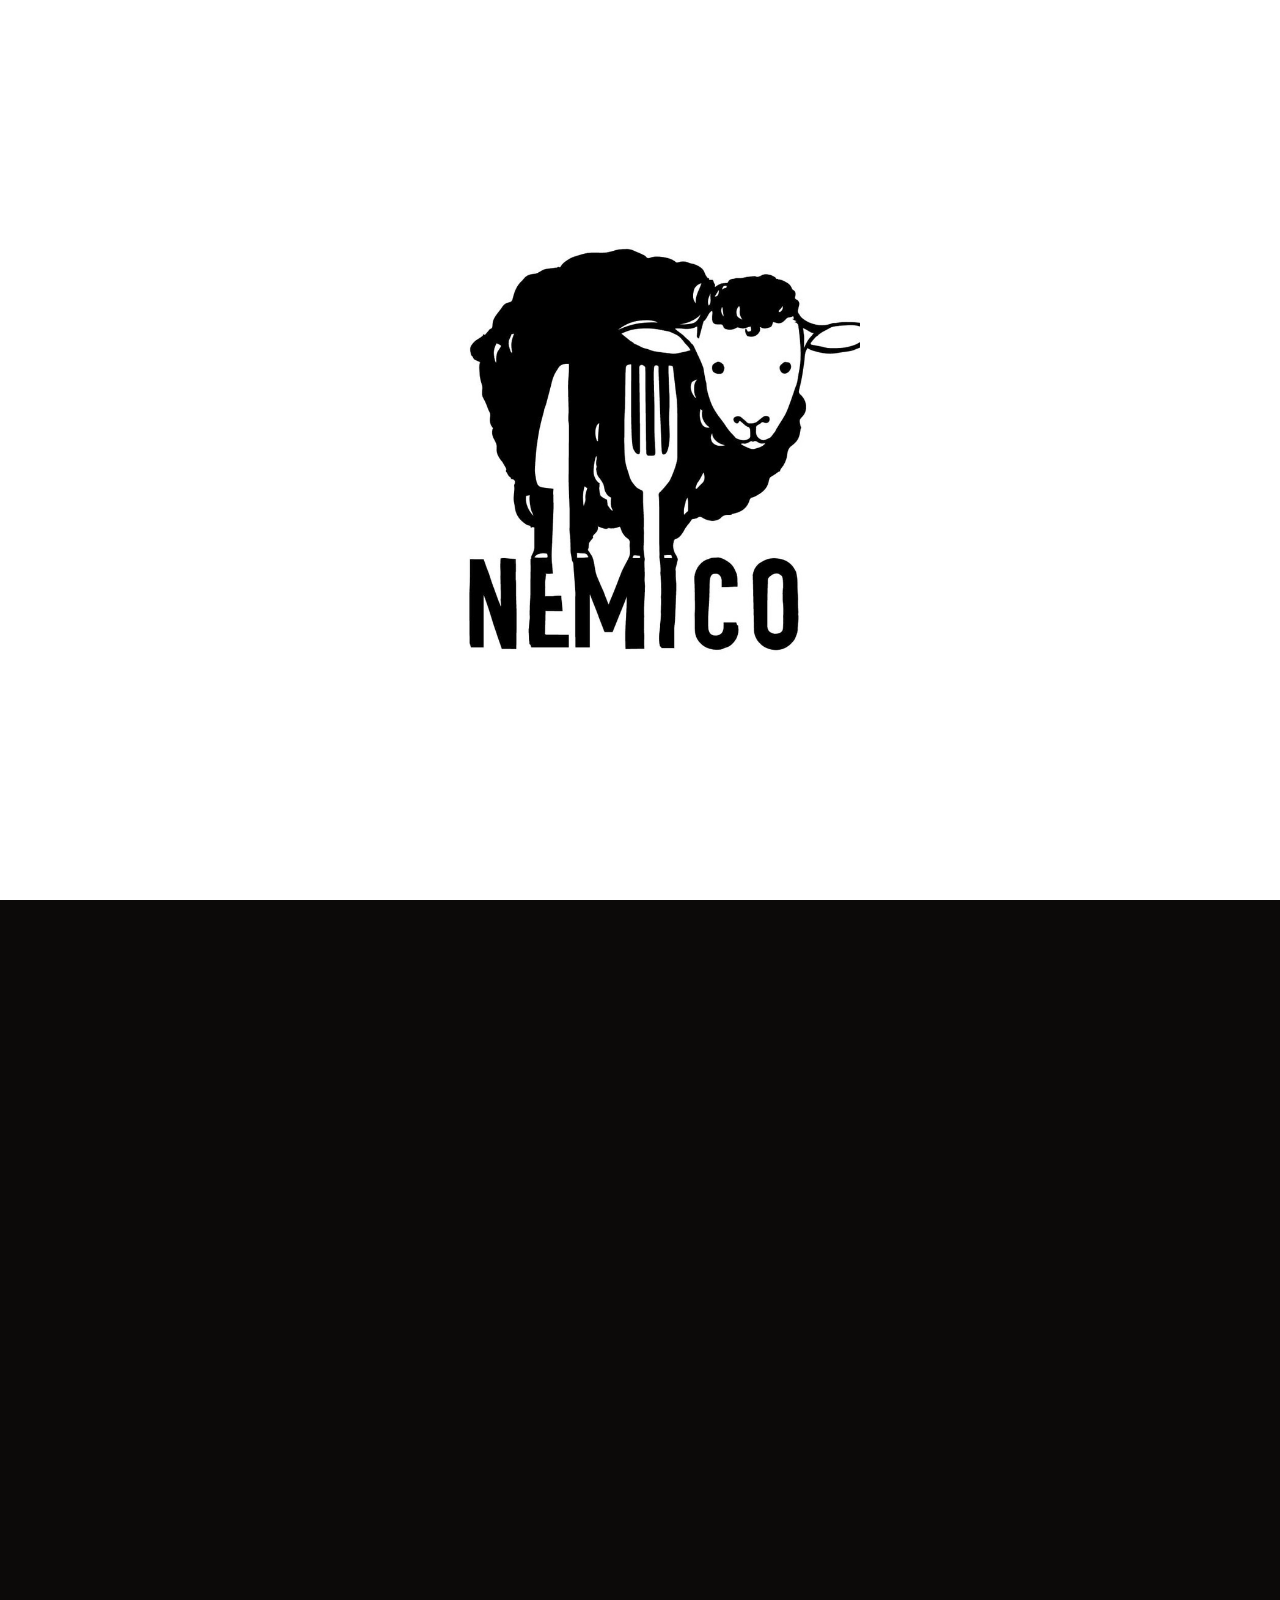
<file: index.html>
<!DOCTYPE html>
<html lang="it" class="no-js">
<head>
<meta charset="UTF-8">
<meta name="viewport" content="width=device-width, initial-scale=1.0">
<title>Il Nemico · Trattoria, griglia e arrosticini a Cartigliano (VI)</title>
<meta name="description" content="Il Nemico (Bar da Fernando), trattoria a Cartigliano (VI): carne alla griglia, arrosticini abruzzesi e gin artigianale Ferrucchio. Via Torino 3, prenota il tuo tavolo.">
<meta name="robots" content="index, follow, max-image-preview:large, max-snippet:-1">
<link rel="canonical" href="https://bardafernandonemico.it/">
<meta property="og:site_name" content="Il Nemico">
<meta property="og:locale" content="it_IT">
<meta property="og:type" content="website">
<meta property="og:url" content="https://bardafernandonemico.it/">
<meta property="og:title" content="Il Nemico · Trattoria e griglia a Cartigliano (VI)">
<meta property="og:description" content="Fuoco, carne e arrosticini abruzzesi. La trattoria Il Nemico a Cartigliano, in Via Torino 3.">
<meta property="og:image" content="https://bardafernandonemico.it/img/og-image.jpg">
<meta property="og:image:width" content="1200">
<meta property="og:image:height" content="630">
<meta property="og:image:alt" content="Tagliata di carne alla griglia de Il Nemico">
<meta name="twitter:card" content="summary_large_image">
<meta name="twitter:title" content="Il Nemico · Trattoria e griglia a Cartigliano (VI)">
<meta name="twitter:description" content="Fuoco, carne e arrosticini abruzzesi. La trattoria Il Nemico a Cartigliano, in Via Torino 3.">
<meta name="twitter:image" content="https://bardafernandonemico.it/img/og-image.jpg">
<meta name="theme-color" content="#0c0a09">
<link rel="icon" href="img/favicon-48.png" sizes="48x48" type="image/png">
<link rel="icon" href="img/favicon-192.png" sizes="192x192" type="image/png">
<link rel="apple-touch-icon" href="img/apple-touch-icon.png">
<link rel="preload" href="fonts/BebasNeue-Regular.woff2" as="font" type="font/woff2" crossorigin>
<link rel="preload" href="fonts/WorkSans-Variable.woff2" as="font" type="font/woff2" crossorigin>
<link rel="preload" href="img/hero-tomahawk.jpg" as="image" fetchpriority="high">
<link rel="preload" href="img/logo.jpg" as="image" fetchpriority="high">
<link rel="stylesheet" href="css/style.css?v=20260919">
<script defer src="libs/gsap.min.js"></script>
<script defer src="libs/ScrollTrigger.min.js"></script>
<script defer src="libs/lenis.min.js"></script>
<script defer src="js/main.js?v=20260919"></script>
<noscript><style>#preloader{display:none}[data-reveal],[data-reveal-group]>*{opacity:1 !important;transform:none !important}</style></noscript>
<!-- Orari verificati sulla scheda Google Business il 14/08/2026. Niente aggregateRating: le linee guida Google escludono le recensioni "self-serving" per le attività locali -->
<script type="application/ld+json">
{
  "@context": "https://schema.org",
  "@type": "Restaurant",
  "@id": "https://bardafernandonemico.it/#restaurant",
  "name": "Il Nemico",
  "alternateName": ["Bar da Fernando", "Trattoria da Fernando"],
  "url": "https://bardafernandonemico.it/",
  "image": "https://bardafernandonemico.it/img/og-image.jpg",
  "logo": "https://bardafernandonemico.it/img/logo.jpg",
  "description": "Trattoria e griglia a Cartigliano (VI): carne alla brace, arrosticini abruzzesi e gin artigianale Ferrucchio.",
  "servesCuisine": ["Griglia", "Carne", "Arrosticini abruzzesi"],
  "hasMenu": "https://bardafernandonemico.it/menu.pdf",
  "acceptsReservations": "True",
  "telephone": "+39 0424 829984",
  "address": {
    "@type": "PostalAddress",
    "streetAddress": "Via Torino 3",
    "addressLocality": "Cartigliano",
    "postalCode": "36050",
    "addressRegion": "VI",
    "addressCountry": "IT"
  },
  "hasMap": "https://www.google.com/maps/search/?api=1&query=Via+Torino+3,+36050+Cartigliano+VI",
  "openingHoursSpecification": [
    { "@type": "OpeningHoursSpecification", "dayOfWeek": "Tuesday", "opens": "10:00", "closes": "21:00" },
    { "@type": "OpeningHoursSpecification", "dayOfWeek": ["Wednesday","Thursday","Friday","Saturday"], "opens": "10:00", "closes": "23:59" },
    { "@type": "OpeningHoursSpecification", "dayOfWeek": "Sunday", "opens": "11:00", "closes": "17:00" }
  ],
  "sameAs": [
    "https://www.instagram.com/lo_nemico/",
    "https://www.facebook.com/p/Trattoria-da-Fernando-100046448567103/"
  ]
}
</script>
</head>
<body>

<div id="preloader" aria-hidden="true">
  <div class="preloader-color"></div>
  <img class="preloader-logo" src="img/logo.jpg" alt="">
</div>
<script src="js/loader.js"></script>

<header class="site-header">
  <a class="brand" href="#top" aria-label="Il Nemico, home">
    <img src="img/logo.jpg" alt="Logo Il Nemico" width="38" height="38">
    <span class="brand-name">Il Nemico</span>
  </a>
  <button class="nav-toggle" aria-label="Apri menu" aria-expanded="false">
    <span></span><span></span><span></span>
  </button>
  <nav class="site-nav">
    <a class="btn btn-red" href="menu.pdf" target="_blank" rel="noopener">Menu</a>
    <a href="#recensioni">Recensioni</a>
    <a href="#dove-siamo">Dove siamo</a>
    <a href="#ferrucchio">Ferrucchio Gin</a>
    <div class="site-nav-social">
      <a href="https://www.instagram.com/lo_nemico/" target="_blank" rel="noopener" aria-label="Instagram">
        <svg viewBox="0 0 24 24" aria-hidden="true"><path d="M12 2.2c3.2 0 3.6 0 4.9.07 1.2.06 2.4.32 3.3 1.2.9.9 1.16 2.1 1.22 3.3.06 1.3.07 1.7.07 4.9s0 3.6-.07 4.9c-.06 1.2-.32 2.4-1.22 3.3-.9.9-2.1 1.16-3.3 1.22-1.3.06-1.7.07-4.9.07s-3.6 0-4.9-.07c-1.2-.06-2.4-.32-3.3-1.22-.9-.9-1.16-2.1-1.22-3.3C2.5 15.6 2.5 15.2 2.5 12s0-3.6.07-4.9c.06-1.2.32-2.4 1.22-3.3.9-.9 2.1-1.16 3.3-1.22C8.4 2.2 8.8 2.2 12 2.2zm0 1.8c-3.14 0-3.5 0-4.74.07-1 .05-1.9.24-2.6.94-.7.7-.89 1.6-.94 2.6C3.6 8.5 3.6 8.86 3.6 12s0 3.5.07 4.74c.05 1 .24 1.9.94 2.6.7.7 1.6.89 2.6.94 1.24.06 1.6.07 4.74.07s3.5 0 4.74-.07c1-.05 1.9-.24 2.6-.94.7-.7.89-1.6.94-2.6.06-1.24.07-1.6.07-4.74s0-3.5-.07-4.74c-.05-1-.24-1.9-.94-2.6-.7-.7-1.6-.89-2.6-.94C15.5 4 15.14 4 12 4zm0 3.5a4.5 4.5 0 1 1 0 9 4.5 4.5 0 0 1 0-9zm0 1.8a2.7 2.7 0 1 0 0 5.4 2.7 2.7 0 0 0 0-5.4zm5.7-2a1.05 1.05 0 1 1-2.1 0 1.05 1.05 0 0 1 2.1 0z"/></svg>
      </a>
      <a href="https://www.facebook.com/p/Trattoria-da-Fernando-100046448567103/" target="_blank" rel="noopener" aria-label="Facebook">
        <svg viewBox="0 0 24 24" aria-hidden="true"><path d="M13.5 21.5v-8.2h2.75l.41-3.2h-3.16V8.02c0-.93.26-1.56 1.6-1.56h1.7V3.6c-.3-.04-1.3-.13-2.47-.13-2.44 0-4.12 1.49-4.12 4.22v2.4H7.5v3.2h2.72v8.2h3.28z"/></svg>
      </a>
    </div>
    <a class="btn btn-red" href="#prenota">Prenota</a>
  </nav>
</header>

<main id="top">

  <!-- ============ HERO + PRENOTAZIONE ============ -->
  <div class="hero-pin">
    <section class="hero">
      <div class="hero-layer hero-layer-a" aria-hidden="true"></div>

      <div class="hero-prenota" id="prenota">
        <div class="hero-prenota-head" data-reveal>
          <span class="eyebrow">Via Torino 3 · Cartigliano (VI)</span>
          <h1>Trattoria Il Nemico</h1>
          <p>Griglia viva, arrosticini abruzzesi, niente fronzoli. Solo sostanza, come dev'essere.</p>
        </div>

        <div class="hero-prenota-grid">
          <form class="prenota-form" data-reveal>
            <div class="field">
              <label for="f-nome">Nome e cognome</label>
              <input id="f-nome" name="Nome" type="text" required>
            </div>
            <div class="field">
              <label for="f-tel">Telefono</label>
              <input id="f-tel" name="Telefono" type="tel" required>
            </div>
            <div class="field">
              <label for="f-data">Data</label>
              <input id="f-data" name="Data" type="date" required>
            </div>
            <div class="field">
              <label for="f-ora">Ora</label>
              <select id="f-ora" name="Ora" required>
                <option value="" disabled selected>Scegli l'ora</option>
                <option value="19:00">19:00</option>
                <option value="19:10">19:10</option>
                <option value="19:20">19:20</option>
                <option value="19:30">19:30</option>
                <option value="19:40">19:40</option>
                <option value="19:50">19:50</option>
                <option value="20:00">20:00</option>
                <option value="20:10">20:10</option>
                <option value="20:20">20:20</option>
                <option value="20:30">20:30</option>
                <option value="20:40">20:40</option>
                <option value="20:50">20:50</option>
                <option value="21:00">21:00</option>
                <option value="21:10">21:10</option>
                <option value="21:20">21:20</option>
                <option value="21:30">21:30</option>
                <option value="21:40">21:40</option>
                <option value="21:50">21:50</option>
                <option value="22:00">22:00</option>
              </select>
            </div>
            <div class="field">
              <label for="f-persone">Numero di persone</label>
              <input id="f-persone" name="Persone" type="number" min="1" max="30" required>
            </div>
            <div class="field">
              <label>Preferenza tavolo</label>
              <div class="radio-row">
                <label><input type="radio" name="Preferenza tavolo" value="Dentro" checked> Dentro</label>
                <label><input type="radio" name="Preferenza tavolo" value="Fuori"> Fuori</label>
                <label><input type="radio" name="Preferenza tavolo" value="Indifferente"> Indifferente</label>
              </div>
            </div>
            <div class="field-full consent-field">
              <label class="consent-row">
                <input type="checkbox" name="Consenso privacy" value="Acconsento" required>
                <span>Acconsento al trattamento dei miei dati personali per la gestione della prenotazione, come indicato nella <a href="privacy.html" target="_blank" rel="noopener">Privacy Policy</a>.</span>
              </label>
            </div>
            <div class="field-full prenota-submit">
              <button class="btn btn-red" type="submit">Prenota su WhatsApp</button>
              <p class="prenota-hint">Si aprirà WhatsApp con il messaggio già scritto: dovrai solo premere Invia per confermare col titolare.</p>
              <p class="form-feedback" role="status" aria-live="polite"></p>
            </div>
          </form>

          <figure class="hero-prenota-photo" data-reveal>
            <img src="img/hero-prenota-bn.jpg" alt="Il Nemico alla griglia, tra fumo e brace" loading="lazy">
          </figure>
        </div>
      </div>
    </section>
  </div>

  <!-- ============ IL NOSTRO MENÙ ============ -->
  <section class="menu-link" id="menu" aria-label="Il nostro menù">
    <a class="menu-link-a" href="menu.pdf" target="_blank" rel="noopener" data-reveal>
      <span class="eyebrow">Sfoglia la carta</span>
      <span class="menu-link-title">Il nostro menù</span>
      <span class="menu-link-cta">Apri il menù (PDF) <span aria-hidden="true">→</span></span>
    </a>
  </section>

  <!-- ============ VIDEO TITOLARE ============ -->
  <section class="titolare-video" id="titolare-video" aria-label="Video del titolare de Il Nemico">
    <video src="video/titolare.mp4" controls playsinline preload="metadata" aria-label="Thomas, il titolare de Il Nemico, alla griglia"></video>
  </section>

  <!-- ============ LA NOSTRA SPECIALITÀ ============ -->
  <section class="section section-alt" id="specialita">
    <div class="wrap">
      <div class="section-head section-head-center" data-reveal>
        <h2>La nostra specialità</h2>
      </div>
    </div>
    <div class="specialita-cards">
      <figure class="spec-card fan-left">
        <img src="img/arrosticini-foil.jpg" alt="Arrosticini abruzzesi alla brace" loading="lazy">
        <figcaption>Arrosticini abruzzesi</figcaption>
      </figure>
      <figure class="spec-card spec-card-center">
        <img src="img/porchetta-crop.webp" alt="Porchetta servita da Il Nemico" loading="lazy">
        <figcaption>Porchetta</figcaption>
      </figure>
      <figure class="spec-card fan-right">
        <img src="img/bistecca.jpg" alt="Bistecca alla griglia da Il Nemico" loading="lazy">
        <figcaption>Bistecca alla griglia</figcaption>
      </figure>
    </div>
  </section>

  <div class="section-divider" aria-hidden="true"><span></span></div>

  <!-- ============ RECENSIONI ============ -->
  <section class="section section-alt" id="recensioni">
    <div class="wrap">
      <div class="section-head" data-reveal>
        <span class="eyebrow">Dicono di noi</span>
        <h2>Chi è venuto, non ha dubbi.</h2>
        <div class="rating-badges">
          <span class="rating-badge"><strong>4,5</strong> su Google</span>
          <span class="rating-badge rating-badge-count">409 recensioni su Google</span>
        </div>
      </div>
    </div>
    <div class="reviews-marquee">
      <div class="reviews-track" data-marquee-track>
        <article class="review-card">
          <div class="stars" aria-label="5 su 5">★★★★★</div>
          <p>Da Fernando si va da consapevoli. Cibo buono, servizio adeguato, locale semplice. Bella serata, arrosticini ottimi!</p>
          <div class="who">Paolo S.</div>
        </article>
        <article class="review-card">
          <div class="stars" aria-label="5 su 5">★★★★★</div>
          <p>Qualità prezzo ottima, carne buonissima, ambiente bello. Un po' spartano ma ha il suo fascino. Ci tornerò sicuramente.</p>
          <div class="who">Andrea Menegat</div>
        </article>
        <article class="review-card">
          <div class="stars" aria-label="5 su 5">★★★★★</div>
          <p>Un ambiente vintage, ma ciò che conta è la sostanza. Arrosticini di pecora ottimi e porchetta squisita!!! Un ottimo rapporto fra qualità e prezzo.</p>
          <div class="who">Mac Sceolan</div>
        </article>
        <article class="review-card">
          <div class="stars" aria-label="4 su 5">★★★★☆</div>
          <p>Personale molto gentile e servizio veloce. Arrosticini davvero fenomenali, carne e contorni di qualità e cotti magistralmente.</p>
          <div class="who">Lady Daryo</div>
        </article>
        <article class="review-card">
          <div class="stars" aria-label="5 su 5">★★★★★</div>
          <p>Cibo ottimo, cucinato a regola d'arte, arrosticini speciali. Ambiente senza pretese, semplice. Da provare.</p>
          <div class="who">Veronica Frasca</div>
        </article>
        <article class="review-card">
          <div class="stars" aria-label="5 su 5">★★★★★</div>
          <p>Arrosticini favolosi e ottima porchetta, tutte specialità abruzzesi, il tutto accompagnato da un rabosello fantastico.</p>
          <div class="who">Antonio Andretta</div>
        </article>
        <article class="review-card">
          <div class="stars" aria-label="5 su 5">★★★★★</div>
          <p>Da Fernando, «il nemico»: gustosi arrosticini abruzzesi e squisita porchetta! Fernando è diventato un'icona per la sua simpatia, simbolo dell'integrazione culturale e della buona cucina tipica.</p>
          <div class="who">Attilio Esposito</div>
        </article>
        <article class="review-card">
          <div class="stars" aria-label="4 su 5">★★★★☆</div>
          <p>Ottimi arrosticini direttamente dall'Abruzzo. Da esperto in materia mi hanno pienamente soddisfatto. Buone anche le bruschette per antipasto.</p>
          <div class="who">Riccardo Bonotto</div>
        </article>
      </div>
    </div>
  </section>

  <!-- ============ DOVE SIAMO ============ -->
  <section class="section section-alt" id="dove-siamo">
    <div class="wrap">
      <div class="section-head section-head-center" data-reveal>
        <span class="eyebrow">Dove siamo</span>
        <h2>Vieni a trovarci.</h2>
      </div>
      <div class="dovesiamo-grid">
        <div class="dovesiamo-info" data-reveal>
          <div>
            <ul class="contact-list">
              <li><span>Dove</span><span>Via Torino 3 · 36050 Cartigliano (VI)</span></li>
              <li><span>Telefono</span><span><a href="tel:+390424829984">0424 829984</a></span></li>
              <li><span>Cellulare</span><span><a href="tel:+393472417355">347 241 7355</a></span></li>
            </ul>
            <!-- Orari verificati sulla scheda Google Business il 14/08/2026. Il sabato di Ferragosto Google segnala "l'orario può variare": normale variazione da singola festività, non riflessa negli orari standard qui sotto. -->
            <ul class="hours-list">
              <li class="closed"><span>Lunedì</span><span>Chiuso</span></li>
              <li><span>Martedì</span><span><span class="solo-bar">Solo servizio bar</span>10:00–21:00</span></li>
              <li><span>Mercoledì – Sabato</span><span>10:00–24:00</span></li>
              <li><span>Domenica</span><span>11:00–17:00</span></li>
            </ul>
          </div>
          <div class="dovesiamo-social">
            <span class="dovesiamo-social-label">Seguici sui social</span>
            <div class="dovesiamo-social-links">
              <a class="social-link" href="https://www.instagram.com/lo_nemico/" target="_blank" rel="noopener">
                <svg viewBox="0 0 24 24" aria-hidden="true"><path d="M12 2.2c3.2 0 3.6 0 4.9.07 1.2.06 2.4.32 3.3 1.2.9.9 1.16 2.1 1.22 3.3.06 1.3.07 1.7.07 4.9s0 3.6-.07 4.9c-.06 1.2-.32 2.4-1.22 3.3-.9.9-2.1 1.16-3.3 1.22-1.3.06-1.7.07-4.9.07s-3.6 0-4.9-.07c-1.2-.06-2.4-.32-3.3-1.22-.9-.9-1.16-2.1-1.22-3.3C2.5 15.6 2.5 15.2 2.5 12s0-3.6.07-4.9c.06-1.2.32-2.4 1.22-3.3.9-.9 2.1-1.16 3.3-1.22C8.4 2.2 8.8 2.2 12 2.2zm0 1.8c-3.14 0-3.5 0-4.74.07-1 .05-1.9.24-2.6.94-.7.7-.89 1.6-.94 2.6C3.6 8.5 3.6 8.86 3.6 12s0 3.5.07 4.74c.05 1 .24 1.9.94 2.6.7.7 1.6.89 2.6.94 1.24.06 1.6.07 4.74.07s3.5 0 4.74-.07c1-.05 1.9-.24 2.6-.94.7-.7.89-1.6.94-2.6.06-1.24.07-1.6.07-4.74s0-3.5-.07-4.74c-.05-1-.24-1.9-.94-2.6-.7-.7-1.6-.89-2.6-.94C15.5 4 15.14 4 12 4zm0 3.5a4.5 4.5 0 1 1 0 9 4.5 4.5 0 0 1 0-9zm0 1.8a2.7 2.7 0 1 0 0 5.4 2.7 2.7 0 0 0 0-5.4zm5.7-2a1.05 1.05 0 1 1-2.1 0 1.05 1.05 0 0 1 2.1 0z"/></svg>
                @lo_nemico
              </a>
              <a class="social-link" href="https://www.facebook.com/p/Trattoria-da-Fernando-100046448567103/" target="_blank" rel="noopener">
                <svg viewBox="0 0 24 24" aria-hidden="true"><path d="M13.5 21.5v-8.2h2.75l.41-3.2h-3.16V8.02c0-.93.26-1.56 1.6-1.56h1.7V3.6c-.3-.04-1.3-.13-2.47-.13-2.44 0-4.12 1.49-4.12 4.22v2.4H7.5v3.2h2.72v8.2h3.28z"/></svg>
                Trattoria da Fernando
              </a>
            </div>
          </div>
        </div>
        <a class="map-shape" data-reveal href="https://www.google.com/maps/search/?api=1&query=Via+Torino+3,+36050+Cartigliano+VI" target="_blank" rel="noopener" aria-label="Apri la posizione de Il Nemico su Google Maps">
          <iframe
            src="https://maps.google.com/maps?q=Via+Torino+3,+36050+Cartigliano+VI&z=17&output=embed"
            title="Il Nemico a Cartigliano"
            loading="lazy"
            referrerpolicy="no-referrer-when-downgrade"
            aria-hidden="true"
            tabindex="-1"></iframe>
        </a>
      </div>
    </div>
  </section>

  <!-- ============ FERRUCCHIO GIN ============ -->
  <section class="section ferrucchio" id="ferrucchio">
    <div class="wrap ferrucchio-grid">
      <div class="ferrucchio-copy" data-reveal>
        <span class="eyebrow">Prodotto della casa</span>
        <h2>Ferrucchio Gin</h2>
        <p class="ferrucchio-tagline">Accendi il tuo desiderio.</p>
        <p>Il Gin dall'animo d'acciaio. Nato nel 2019 dalla passione di Thomas, il titolare de Il Nemico: un gin artigianale pensato per chi non si accontenta.</p>
        <p>Disponibile in bottiglia e in lattina pronta da bere, Gin Tonic già miscelato per chi ha fretta e non vuole rinunciare al gusto.</p>
        <div class="ferrucchio-badges">
          <span>EST. 2019</span>
          <span>Gin artigianale</span>
          <span>Anche in lattina</span>
        </div>
      </div>
      <figure class="ferrucchio-hero" data-reveal>
        <img src="img/ferrucchio-titolare-bn.jpg" alt="Thomas, il titolare de Il Nemico, con una bottiglia di gin Ferrucchio" loading="lazy">
      </figure>
    </div>
    <div class="wrap">
      <div class="ferrucchio-gallery">
        <div class="ferrucchio-gallery-row ferrucchio-gallery-row--top" data-reveal-group>
          <figure><img src="img/ferrucchio-giardino.jpg" alt="Gin Ferrucchio in giardino" loading="lazy"></figure>
          <figure><img src="img/ferrucchio-venezia.jpg" alt="Gin Ferrucchio a Venezia" loading="lazy"></figure>
          <figure><img src="img/ferrucchio-spiaggia.jpg" alt="Gin Ferrucchio in spiaggia" loading="lazy"></figure>
        </div>
        <div class="ferrucchio-gallery-row ferrucchio-gallery-row--bottom" data-reveal-group>
          <figure><img src="img/ferrucchio-tramonto.jpg" alt="Gin Ferrucchio al tramonto" loading="lazy"></figure>
          <figure><img src="img/ferrucchio-legno.jpg" alt="Dettaglio bottiglia Ferrucchio su legno" loading="lazy"></figure>
        </div>
      </div>
    </div>
  </section>

</main>

<!-- ============ FOOTER ============ -->
<footer class="site-footer">
  <div class="wrap">
    <div class="footer-grid">
      <a class="brand" href="#top">
        <img src="img/logo.jpg" alt="Il Nemico" width="48" height="48" loading="lazy">
      </a>
      <div class="footer-info">
        <strong>Il Nemico</strong><br>
        Via Torino 3 · 36050 Cartigliano (VI)<br>
        <a href="tel:+390424829984">0424 829984</a> · <a href="tel:+393472417355">347 241 7355</a>
      </div>
      <div class="footer-social">
        <a href="https://www.instagram.com/lo_nemico/" target="_blank" rel="noopener">Instagram</a>
        <a href="https://www.facebook.com/p/Trattoria-da-Fernando-100046448567103/" target="_blank" rel="noopener">Facebook</a>
      </div>
    </div>
    <div class="footer-legal">
      <span>Bar da Fernando di Tobioli Thomas</span>
      <span>P.IVA 04217860248</span>
      <span>Sede legale: Via Torino 3 · 36050 Cartigliano (VI)</span>
    </div>
    <div class="footer-bottom">
      <span>© Il Nemico · Cartigliano (VI)</span>
      <span>Trattoria, griglia e Ferrucchio Gin</span>
      <a href="privacy.html">Privacy Policy</a>
    </div>
  </div>
</footer>

<dialog class="popup-martedi" id="popup-martedi" aria-labelledby="popup-martedi-testo">
  <p id="popup-martedi-testo">Il martedì è presente solo servizio bar</p>
  <button type="button" class="btn btn-red" data-close-popup>Ho capito</button>
</dialog>

</body>
</html>
</file>
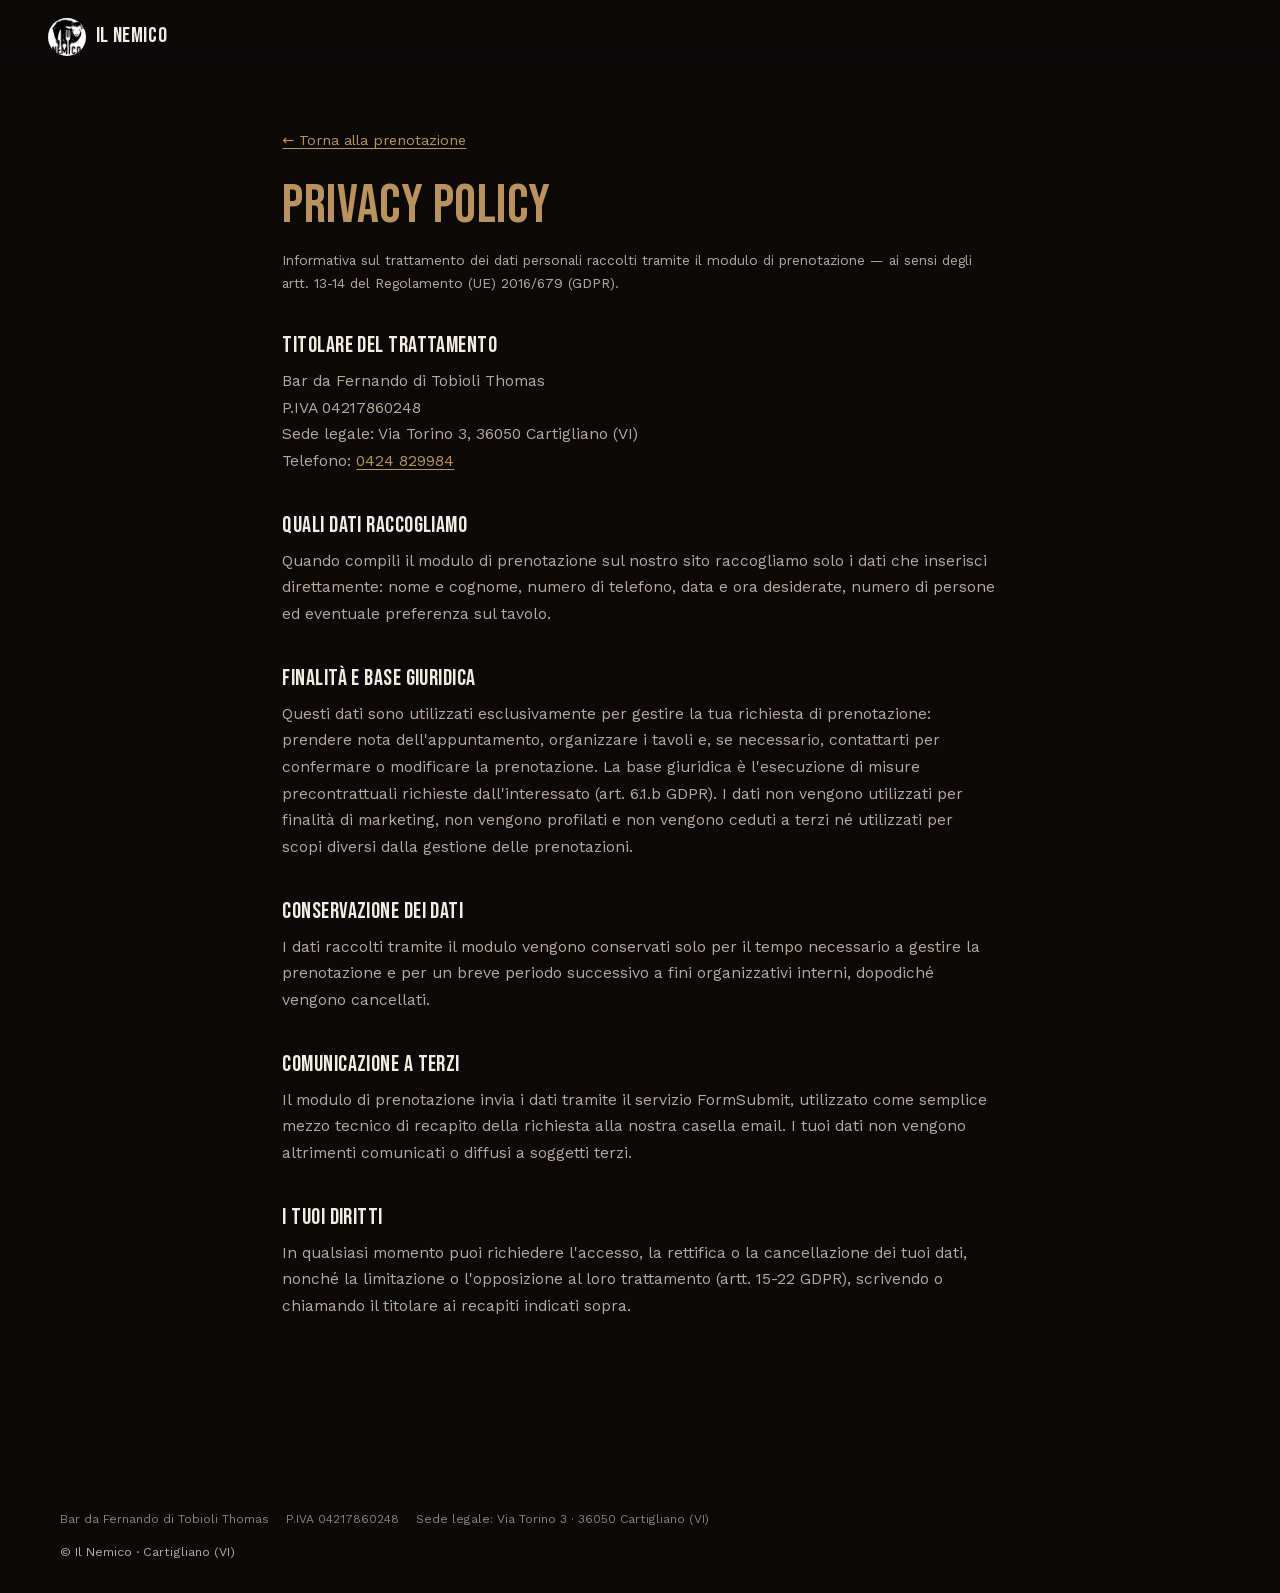
<file: privacy.html>
<!DOCTYPE html>
<html lang="it">
<head>
<meta charset="UTF-8">
<meta name="viewport" content="width=device-width, initial-scale=1.0">
<title>Privacy Policy · Il Nemico</title>
<meta name="description" content="Informativa sulla privacy per il modulo di prenotazione del sito Il Nemico, trattoria a Cartigliano (VI).">
<meta name="robots" content="noindex">
<link rel="icon" href="img/favicon-48.png" sizes="48x48" type="image/png">
<link rel="icon" href="img/favicon-192.png" sizes="192x192" type="image/png">
<link rel="apple-touch-icon" href="img/apple-touch-icon.png">
<link rel="canonical" href="https://bardafernandonemico.it/privacy.html">
<link rel="preload" href="fonts/BebasNeue-Regular.woff2" as="font" type="font/woff2" crossorigin>
<link rel="preload" href="fonts/WorkSans-Variable.woff2" as="font" type="font/woff2" crossorigin>
<link rel="stylesheet" href="css/style.css?v=20260919">
<style>
  .legal-page{ max-width: 760px; margin: 0 auto; padding: clamp(6rem,10vw,9rem) 1.4rem clamp(4rem,8vw,6rem); }
  .legal-page h1{ font-size: clamp(2.4rem,6vw,3.4rem); color: var(--gold); margin-bottom: .3em; }
  .legal-page .legal-updated{ color: var(--ink-dim); font-size:.85rem; margin-bottom: 2.4em; }
  .legal-page h2{ font-family: var(--display); letter-spacing:.02em; font-size: 1.4rem; color: var(--ink); margin: 1.8em 0 .5em; }
  .legal-page p, .legal-page li{ color: var(--ink-dim); line-height:1.7; font-size: .98rem; }
  .legal-page ul{ margin: .6em 0 .6em 1.2em; }
  .legal-page li{ margin-bottom:.4em; }
  .legal-page a{ color: var(--gold); text-decoration: underline; text-underline-offset:.2em; }
  .legal-page a:hover{ color: var(--red-bright); }
  .legal-back{ display:inline-block; margin-bottom: 2em; font-size:.9rem; }
</style>
</head>
<body>

<header class="site-header">
  <a class="brand" href="index.html" aria-label="Il Nemico, home">
    <img src="img/logo.jpg" alt="Logo Il Nemico" width="38" height="38">
    <span class="brand-name">Il Nemico</span>
  </a>
</header>

<main>
  <article class="legal-page">
    <a class="legal-back" href="index.html#prenota">&larr; Torna alla prenotazione</a>
    <h1>Privacy Policy</h1>
    <p class="legal-updated">Informativa sul trattamento dei dati personali raccolti tramite il modulo di prenotazione — ai sensi degli artt. 13-14 del Regolamento (UE) 2016/679 (GDPR).</p>

    <h2>Titolare del trattamento</h2>
    <p>
      Bar da Fernando di Tobioli Thomas<br>
      P.IVA 04217860248<br>
      Sede legale: Via Torino 3, 36050 Cartigliano (VI)<br>
      Telefono: <a href="tel:+390424829984">0424 829984</a>
    </p>

    <h2>Quali dati raccogliamo</h2>
    <p>Quando compili il modulo di prenotazione sul nostro sito raccogliamo solo i dati che inserisci direttamente: nome e cognome, numero di telefono, data e ora desiderate, numero di persone ed eventuale preferenza sul tavolo.</p>

    <h2>Finalità e base giuridica</h2>
    <p>Questi dati sono utilizzati esclusivamente per gestire la tua richiesta di prenotazione: prendere nota dell'appuntamento, organizzare i tavoli e, se necessario, contattarti per confermare o modificare la prenotazione. La base giuridica è l'esecuzione di misure precontrattuali richieste dall'interessato (art. 6.1.b GDPR). I dati non vengono utilizzati per finalità di marketing, non vengono profilati e non vengono ceduti a terzi né utilizzati per scopi diversi dalla gestione delle prenotazioni.</p>

    <h2>Conservazione dei dati</h2>
    <p>I dati raccolti tramite il modulo vengono conservati solo per il tempo necessario a gestire la prenotazione e per un breve periodo successivo a fini organizzativi interni, dopodiché vengono cancellati.</p>

    <h2>Comunicazione a terzi</h2>
    <p>Il modulo di prenotazione invia i dati tramite il servizio FormSubmit, utilizzato come semplice mezzo tecnico di recapito della richiesta alla nostra casella email. I tuoi dati non vengono altrimenti comunicati o diffusi a soggetti terzi.</p>

    <h2>I tuoi diritti</h2>
    <p>In qualsiasi momento puoi richiedere l'accesso, la rettifica o la cancellazione dei tuoi dati, nonché la limitazione o l'opposizione al loro trattamento (artt. 15-22 GDPR), scrivendo o chiamando il titolare ai recapiti indicati sopra.</p>
  </article>
</main>

<footer class="site-footer">
  <div class="wrap">
    <div class="footer-legal">
      <span>Bar da Fernando di Tobioli Thomas</span>
      <span>P.IVA 04217860248</span>
      <span>Sede legale: Via Torino 3 · 36050 Cartigliano (VI)</span>
    </div>
    <div class="footer-bottom">
      <span>© Il Nemico · Cartigliano (VI)</span>
    </div>
  </div>
</footer>

</body>
</html>
</file>
<file: css/style.css>
/* ============================================================
   IL NEMICO — Cartigliano (VI)
   ============================================================ */

@font-face {
  font-family: 'Bebas Neue';
  src: url('../fonts/BebasNeue-Regular.woff2') format('woff2');
  font-weight: 400;
  font-style: normal;
  font-display: swap;
}
@font-face {
  font-family: 'Work Sans';
  src: url('../fonts/WorkSans-Variable.woff2') format('woff2');
  font-weight: 400;
  font-style: normal;
  font-display: swap;
}
@font-face {
  font-family: 'Work Sans';
  src: url('../fonts/WorkSans-Variable.woff2') format('woff2');
  font-weight: 500;
  font-style: normal;
  font-display: swap;
}
@font-face {
  font-family: 'Work Sans';
  src: url('../fonts/WorkSans-Variable.woff2') format('woff2');
  font-weight: 600;
  font-style: normal;
  font-display: swap;
}
@font-face {
  font-family: 'Work Sans';
  src: url('../fonts/WorkSans-Variable.woff2') format('woff2');
  font-weight: 700;
  font-style: normal;
  font-display: swap;
}

:root{
  --bg:#0c0a09;
  --bg-2:#161210;
  --bg-3:#1e1714;
  --ink:#f3ece2;
  --ink-dim:#b6aa9e;
  --red:#7a2420;
  --red-deep:#54180f;
  --red-bright:#a8362c;
  --gold:#b9925f;
  --gold-dim:#8a6c47;
  --line: rgba(243,236,226,.12);
  --display: 'Bebas Neue', 'Arial Narrow', sans-serif;
  --body: 'Work Sans', system-ui, sans-serif;
  --ease: cubic-bezier(.16,.84,.44,1);
}

*, *::before, *::after{ box-sizing: border-box; }
html{ scroll-behavior: auto; }
html.no-js .js-only{ display:none; }

body{
  margin:0;
  background: var(--bg);
  color: var(--ink);
  font-family: var(--body);
  font-weight: 400;
  line-height: 1.5;
  -webkit-font-smoothing: antialiased;
  overflow-x: hidden;
}

html.is-loading, html.is-loading body{ overflow: hidden; height: 100%; }

img, video{ max-width:100%; display:block; }
a{ color: inherit; text-decoration: none; }
ul{ list-style:none; margin:0; padding:0; }
h1,h2,h3,p{ margin:0; }

.wrap{
  width: min(1160px, 92vw);
  margin: 0 auto;
}

h1, h2, h3, .display{
  font-family: var(--display);
  font-weight: 400;
  letter-spacing: .01em;
  line-height: .96;
  text-transform: uppercase;
}

.eyebrow{
  display:inline-block;
  font-family: var(--body);
  font-weight: 600;
  font-size: .78rem;
  letter-spacing: .16em;
  text-transform: uppercase;
  color: var(--gold);
  margin-bottom: .9em;
}

.section{ padding: clamp(4.5rem, 9vw, 8rem) 0; position: relative; }
.section-alt{ background: var(--bg-2); }

.section-head{ max-width: 46rem; margin-bottom: clamp(2rem, 5vw, 3.5rem); }
.section-head-center{ margin-left:auto; margin-right:auto; text-align:center; }
.section-head h2{ font-size: clamp(2.2rem, 5.5vw, 3.6rem); }
.section-head p{ color: var(--ink-dim); margin-top: .8em; font-size: 1.05rem; }

/* ============ BOTTONI ============ */
.btn{
  display:inline-flex;
  align-items:center;
  gap:.5em;
  padding: .95em 1.8em;
  border-radius: 999px;
  font-family: var(--body);
  font-weight: 600;
  font-size: .95rem;
  letter-spacing: .02em;
  border: 1px solid var(--line);
  color: var(--ink);
  transition: transform .35s var(--ease), background-color .35s var(--ease), border-color .35s var(--ease);
}
.btn:hover{ transform: translateY(-2px); border-color: var(--ink-dim); }
.btn-red{
  background: var(--red);
  border-color: var(--red);
}
.btn-red:hover{ background: var(--red-bright); border-color: var(--red-bright); }

/* ============ PRELOADER ============ */
#preloader{
  position: fixed; inset:0; z-index: 999;
  display:flex; align-items:center; justify-content:center;
  background: var(--bg);
  transition: opacity .6s var(--ease), visibility .6s var(--ease);
}
#preloader.is-hidden{ opacity:0; visibility:hidden; pointer-events:none; }
.preloader-color{
  position:absolute; inset:0;
  background-color: var(--red-deep);
}
.preloader-logo{
  position:relative;
  width: min(88vw, 440px);
  height: auto;
  mix-blend-mode: multiply;
}
html.no-js #preloader{ display:none; }

/* ============ HEADER ============ */
.site-header{
  position: fixed; top:0; left:0; right:0; z-index: 60;
  display:flex; align-items:center; justify-content:space-between;
  padding: 1.1rem clamp(1.2rem, 4vw, 3rem);
  background: linear-gradient(to bottom, rgba(12,10,9,.85), transparent);
}
.brand{ display:flex; align-items:center; gap:.6em; }
.brand img{ width:38px; height:38px; border-radius:50%; }
.brand-name{ font-family: var(--display); font-size:1.35rem; letter-spacing:.03em; }

.nav-toggle{
  display:none; flex-direction:column; gap:5px;
  background:none; border:0; cursor:pointer; z-index:70;
}
.nav-toggle span{ width:24px; height:2px; background: var(--ink); }

.site-nav{ display:flex; align-items:center; gap: clamp(1rem, 2.4vw, 1.8rem); }
.site-nav a{
  font-size: .88rem; font-weight:600; letter-spacing:.03em;
  color: var(--ink-dim);
  transition: color .3s var(--ease);
}
.site-nav a:hover{ color: var(--ink); }
.site-nav .btn{ padding:.7em 1.4em; font-size:.85rem; }
.site-nav-social{ display:flex; align-items:center; gap: .9rem; }
.site-nav-social a{ display:flex; color: var(--ink-dim); }
.site-nav-social a:hover{ color: var(--ink); }
.site-nav-social svg{ width:18px; height:18px; fill:currentColor; }

/* ============ HERO + PRENOTAZIONE ============ */
.hero-pin{ position: relative; overflow: hidden; }
.hero{
  position: relative; width:100%;
  overflow:hidden;
}
.hero-layer{
  position:absolute; inset:0;
  background-size: cover; background-position: center;
}
.hero-layer-a{ background-image: url('../img/hero-tomahawk.jpg'); }

.hero-prenota{
  position:relative; z-index:2;
  padding: clamp(7rem, 14vw, 9rem) clamp(1.2rem, 4vw, 3rem) clamp(4rem, 9vw, 6.5rem);
}
.hero-prenota::before{
  content:'';
  position:absolute; inset:0;
  background: linear-gradient(180deg, rgba(12,10,9,.9) 0%, rgba(12,10,9,.6) 35%, rgba(12,10,9,.93) 100%);
}
.hero-prenota-head{ position:relative; max-width: 46rem; margin: 0 auto clamp(2rem, 5vw, 3rem); text-align:center; }
.hero-prenota-head .eyebrow{ color: var(--gold); }
.hero-prenota-head h1{ font-size: clamp(2rem, 5vw, 3.2rem); color: var(--ink); }
.hero-prenota-head p{ color: var(--ink-dim); margin: 1em auto 0; max-width: 30rem; }
.hero-prenota-grid{
  position:relative;
  max-width: 1160px; margin: 0 auto;
  display:grid; grid-template-columns: minmax(0,1.15fr) minmax(0,.85fr); gap: clamp(2rem, 5vw, 3.5rem);
  align-items:stretch;
}
.hero-prenota-photo{ border-radius: 20px; overflow:hidden; margin:0; }
.hero-prenota-photo img{ width:100%; height:100%; object-fit: cover; }

form.prenota-form[hidden]{ display:none; }
form.prenota-form{
  display:grid; grid-template-columns: 1fr 1fr; gap: 1.1rem;
  min-width:0; width:100%;
  background: rgba(22,18,16,.55);
  backdrop-filter: blur(16px);
  -webkit-backdrop-filter: blur(16px);
  border: 1px solid var(--red);
  border-top: 2px solid var(--red);
  border-radius: 20px;
  padding: clamp(1.6rem, 3.4vw, 2.6rem);
  box-shadow: 0 24px 60px -24px rgba(0,0,0,.7);
}
.field{ display:flex; flex-direction:column; gap:.5em; min-width:0; }
.field-full{ grid-column: 1 / -1; }
.field input:not([type="radio"]):not([type="checkbox"]), .field select, .field textarea{ width:100%; max-width:100%; }
.field label{ font-size:.82rem; font-weight:800; letter-spacing:.04em; color: var(--ink); text-transform: uppercase; }
.field input:not([type="radio"]):not([type="checkbox"]), .field select, .field textarea{
  background: rgba(12,10,9,.55);
  border: 1px solid var(--red);
  border-radius: 10px;
  padding: .8em .9em;
  color: var(--ink);
  font-family: var(--body);
  font-size: .98rem;
  transition: border-color .25s var(--ease), background .25s var(--ease);
}
.field input:focus, .field select:focus, .field textarea:focus{
  outline: none; border-color: var(--gold); background: rgba(12,10,9,.75);
}
.field textarea{ resize: vertical; min-height: 5em; }
.radio-row{ display:flex; flex-wrap:wrap; row-gap:.6em; column-gap: 1.4em; margin-top:.2em; }
.radio-row label{
  display:flex; align-items:center; gap:.5em;
  font-size:.92rem; font-weight:500; text-transform:none; color: var(--ink);
}
.radio-row input[type="radio"]{
  width:1.05em; height:1.05em; flex:none; margin:0; accent-color: var(--gold);
}
.consent-field{ margin-top:.2em; }
.consent-row{
  display:flex; align-items:flex-start; gap:.7em;
  font-size: .84rem; font-weight:500; text-transform:none;
  color: var(--ink-dim); line-height:1.5; cursor:pointer;
}
.consent-row input[type="checkbox"]{
  width:1.15em; height:1.15em; flex:none; margin:.15em 0 0; accent-color: var(--gold);
}
.consent-row a{ color: var(--gold); text-decoration: underline; text-underline-offset: .2em; }
.consent-row a:hover{ color: var(--red-bright); }
.prenota-submit{
  display:flex; flex-direction:column; align-items:flex-start; gap:.6em;
}
.prenota-hint{
  color: var(--ink-dim); font-size:.84rem; font-weight:500; line-height:1.5;
}
/* ============ RECENSIONI ============ */
.rating-badges{ display:flex; flex-wrap:wrap; gap:.7em; margin-top: 1em; }
.rating-badge{
  display:inline-flex; align-items:center; gap:.4em;
  border:1px solid var(--line); border-radius:999px;
  padding:.5em 1em; font-size:.85rem; color: var(--ink-dim);
}
.rating-badge strong{ color: var(--gold); font-family: var(--display); font-size:1.1rem; }

.reviews-marquee{
  overflow:hidden;
  padding: .5rem 0;
  mask-image: linear-gradient(to right, transparent, black 6%, black 94%, transparent);
  -webkit-mask-image: linear-gradient(to right, transparent, black 6%, black 94%, transparent);
}
.reviews-track{
  display:flex; gap: 1.2rem;
  width: max-content;
  will-change: transform;
}
.review-card{
  width: min(78vw, 340px);
  flex: none;
  background: var(--bg-2);
  border: 1px solid var(--line);
  border-radius: 16px;
  padding: 1.6rem;
}
.review-card .stars{ color: var(--gold); letter-spacing:.1em; font-size: .95rem; }
.review-card p{ margin-top: .9em; color: var(--ink); font-size: .96rem; line-height:1.55; }
.review-card .who{ margin-top: 1em; font-size:.82rem; color: var(--ink-dim); font-weight:600; }

/* ============ VIDEO TITOLARE ============ */
.titolare-video{
  background: var(--bg);
  padding: clamp(2rem, 5vw, 3.5rem) clamp(1.2rem, 4vw, 3rem);
  display:flex; justify-content:center;
}
.titolare-video video{
  width:auto; max-width:100%;
  height: min(98vh, 896px);
  max-height: 98vh;
  border-radius: 20px;
  background:#000;
  box-shadow: 0 30px 80px -30px rgba(0,0,0,.75);
}
@media (max-width: 700px){
  .titolare-video{ padding:0; }
  .titolare-video video{
    width:100vw; max-width:100vw;
    height:100svh; max-height:none;
    object-fit: cover;
    border-radius:0; box-shadow:none;
  }
}

/* ============ IL NOSTRO MENÙ ============ */
.menu-link{
  background: var(--bg);
  padding: clamp(3.5rem, 8vw, 6rem) 1.2rem;
  text-align:center;
  border-top: 1px solid var(--line);
}
.menu-link-a{
  display:inline-flex; flex-direction:column; align-items:center; gap:.5rem;
  color: var(--ink);
}
.menu-link-title{
  font-family: var(--display);
  font-size: clamp(3rem, 10vw, 6.5rem);
  line-height:1;
  text-transform: uppercase;
  border-bottom: 2px solid var(--gold);
  padding-bottom: .12em;
  transition: color .35s var(--ease), border-color .35s var(--ease);
}
.menu-link-cta{
  margin-top:.9rem; font-weight:600; font-size:.95rem; letter-spacing:.06em;
  color: var(--gold); transition: color .35s var(--ease), transform .35s var(--ease);
}
.menu-link-a:hover .menu-link-title,
.menu-link-a:focus-visible .menu-link-title{ color: var(--gold); }
.menu-link-a:hover .menu-link-cta,
.menu-link-a:focus-visible .menu-link-cta{ color: var(--ink); transform: translateX(4px); }

/* ============ POPUP MARTEDÌ ============ */
.popup-martedi{
  border: 1px solid var(--gold-dim);
  border-radius: 20px;
  background: var(--bg-2);
  color: var(--ink);
  padding: 2rem 1.8rem 1.6rem;
  max-width: min(92vw, 26rem);
  text-align:center;
  box-shadow: 0 30px 80px -20px rgba(0,0,0,.85);
}
.popup-martedi::backdrop{ background: rgba(0,0,0,.65); }
.popup-martedi p{ font-size: 1.15rem; line-height:1.4; margin-bottom: 1.4rem; }

/* ============ LA NOSTRA SPECIALITÀ ============ */
.specialita-cards{
  display:flex; justify-content:center; align-items:flex-start;
  gap: clamp(1.2rem, 3.4vw, 2.6rem);
  flex-wrap:wrap;
  margin-top: clamp(2rem, 5vw, 3rem);
  position:relative; z-index:1;
}
.spec-card{
  background: var(--bg-3);
  padding: 10px 10px 0;
  border: 1px solid var(--line);
  border-radius: 14px;
  overflow:hidden;
  box-shadow: 0 18px 44px rgba(0,0,0,.45);
  width: min(320px, 62vw);
  transition: transform .45s cubic-bezier(.34,1.56,.64,1), box-shadow .45s ease;
}
.spec-card img{ width:100%; border-radius: 8px; aspect-ratio: 3/4; object-fit:cover; display:block; }
.spec-card figcaption{
  font-family: var(--display);
  letter-spacing: .02em;
  text-transform: uppercase;
  font-size: 1.15rem;
  text-align:center;
  padding: .75em 0;
  color: var(--gold);
}
.spec-card-center{ margin-top: 34px; }
.spec-card:hover{ transform: scale(1.05) rotate(0deg) !important; box-shadow: 0 26px 60px rgba(0,0,0,.6); z-index:2; }

/* ============ DIVISORE TRATTEGGIATO ============ */
.section-divider{ background: var(--bg-2); padding: clamp(1.6rem, 4vw, 2.6rem) 0; }
.section-divider span{
  display:block;
  width: min(1100px, 88%);
  margin: 0 auto;
  border-top: 3px dashed var(--red-bright);
  transform-origin: left center;
}
html.no-js .section-divider span{ transform:none; }

/* ============ FERRUCCHIO GIN ============ */
.ferrucchio{ background: var(--bg-3); border-top: 1px solid var(--line); border-bottom: 1px solid var(--line); }
.ferrucchio-grid{
  display:grid; grid-template-columns: 1fr .9fr; gap: clamp(2rem, 5vw, 4rem);
  align-items:center;
}
.ferrucchio .eyebrow{ color: var(--gold); }
.ferrucchio-copy h2{ font-size: clamp(2.6rem, 7vw, 4.2rem); color: var(--gold); }
.ferrucchio-tagline{ font-family: var(--display); font-size: 1.3rem; margin-top:.4em; color: var(--ink); }
.ferrucchio-copy p{ color: var(--ink-dim); margin-top: 1em; max-width: 30rem; }
.ferrucchio-badges{ display:flex; flex-wrap:wrap; gap:.6em; margin-top: 1.4em; }
.ferrucchio-badges span{
  border: 1px solid var(--gold-dim); color: var(--gold);
  border-radius: 999px; padding: .5em 1em; font-size: .78rem; letter-spacing:.08em; text-transform:uppercase;
}
.ferrucchio-hero{ border-radius: 18px; overflow:hidden; margin:0; }
.ferrucchio-hero img{ width:100%; aspect-ratio: 4/5; max-height: 34rem; object-fit: cover; object-position: 50% 12%; }

.ferrucchio-gallery{
  margin-top: clamp(2.5rem, 6vw, 4rem);
  display:flex; flex-direction:column; gap:.6rem;
}
.ferrucchio-gallery-row{ display:grid; gap:.6rem; }
.ferrucchio-gallery-row--top{ grid-template-columns: repeat(3, 1fr); }
.ferrucchio-gallery-row--bottom{ grid-template-columns: repeat(2, 1fr); }
.ferrucchio-gallery figure{ border-radius: 12px; overflow:hidden; margin:0; }
.ferrucchio-gallery img{ width:100%; height:100%; object-fit:cover; }
.ferrucchio-gallery-row--top figure{ aspect-ratio: 4/5; }
.ferrucchio-gallery-row--bottom figure{ aspect-ratio: 4/3; }

/* ============ SOCIAL LINKS ============ */
.social-link{
  display:flex; align-items:center; gap: .7em;
  font-family: var(--display); font-size: clamp(1.4rem, 3vw, 2rem);
  color: var(--ink);
  transition: color .3s var(--ease);
}
.social-link:hover{ color: var(--gold); }
.social-link svg{ width: 26px; height: 26px; fill: currentColor; }

/* ============ DOVE SIAMO ============ */
.dovesiamo-grid{
  display:grid; grid-template-columns: .85fr 1.15fr; gap: clamp(2rem, 5vw, 4rem);
  align-items:stretch;
}
.dovesiamo-info{ display:flex; flex-direction:column; justify-content:space-between; height:100%; }
.contact-list li{
  display:flex; justify-content:space-between; gap:1em;
  padding: .8em 0; border-bottom: 1px solid var(--line);
  font-size: .96rem;
}
.contact-list li span:first-child{ color: var(--ink-dim); }
.contact-list li span:last-child{ font-weight:600; text-align:right; }
.hours-list{ margin-top: 1.6rem; }
.hours-list li{
  display:flex; justify-content:space-between;
  padding: .6em 0; border-bottom: 1px solid var(--line);
  font-size: .92rem; color: var(--ink-dim);
}
.hours-list li.closed span:last-child{ color: var(--red-bright); font-weight:600; }
.hours-list li span:last-child{ text-align:right; }
.hours-list .solo-bar{ color: var(--red-bright); font-weight:600; margin-right:.8em; }
.dovesiamo-social{ margin-top: 2rem; padding-top: 1.8rem; border-top: 1px solid var(--line); }
.dovesiamo-social-label{
  display:block; font-size:.75rem; letter-spacing:.14em; text-transform:uppercase;
  color: var(--ink-dim); margin-bottom: 1em;
}
.dovesiamo-social-links{ display:flex; flex-wrap:wrap; gap: 1.6rem 2.4rem; }
.dovesiamo-social-links .social-link{ font-size: clamp(1.05rem, 2vw, 1.3rem); }
.dovesiamo-social-links .social-link svg{ width:22px; height:22px; }
.map-shape{
  position: relative;
  display:block;
  border-radius: 20px; overflow:hidden;
  border: 1px solid var(--line);
  aspect-ratio: 4/3.4;
  cursor: pointer;
}
.map-shape iframe{
  width:100%; height:100%; border:0;
  pointer-events: none;
}

/* ============ FOOTER ============ */
.site-footer{ padding: clamp(3rem, 6vw, 4.5rem) 0 2rem; }
.footer-grid{
  display:grid; grid-template-columns: auto 1fr auto; gap: 2rem; align-items:start;
  padding-bottom: 2rem; border-bottom: 1px solid var(--line);
}
.footer-info{ font-size: .92rem; color: var(--ink-dim); line-height:1.8; }
.footer-info strong{ color: var(--ink); font-family: var(--display); font-size:1.2rem; letter-spacing:.02em; }
.footer-social{ display:flex; flex-direction:column; gap:.6em; text-align:right; font-weight:600; }
.footer-legal{
  display:flex; flex-wrap:wrap; gap:.4em 1.4em;
  padding-top: 1.4rem; font-size:.76rem; color: var(--ink-dim); opacity:.75;
}
.footer-bottom{
  display:flex; justify-content:space-between; flex-wrap:wrap; gap:.5em 1.2em;
  padding-top: .9rem; font-size:.78rem; color: var(--ink-dim);
}
.footer-bottom a{ color: var(--ink-dim); text-decoration: underline; text-underline-offset:.2em; }
.footer-bottom a:hover{ color: var(--gold); }

/* ============ REVEAL UTILITIES ============ */
[data-reveal], [data-reveal-group] > *{
  opacity: 0;
  transform: translateY(28px);
}
html.no-js [data-reveal], html.no-js [data-reveal-group] > *{ opacity:1; transform:none; }

/* ============ RESPONSIVE ============ */
@media (max-width: 900px){
  .nav-toggle{ display:flex; }
  .site-nav{
    position: fixed; inset: 0 0 0 auto; width: min(78vw, 320px);
    background: var(--bg-2); flex-direction:column; align-items:flex-start;
    padding: 6rem 2rem 2rem; gap: 1.6rem;
    transform: translateX(100%); transition: transform .4s var(--ease);
  }
  .site-nav.is-open{ transform: translateX(0); }
  .hero-prenota-grid, .ferrucchio-grid, .dovesiamo-grid{ grid-template-columns: minmax(0,1fr); }
  .hero-prenota-photo img{ min-height: 16rem; }
  form.prenota-form{ grid-template-columns: minmax(0,1fr); }
  .radio-row{ flex-direction:column; row-gap:.75em; column-gap:0; }
  .radio-row label{ white-space:nowrap; }
  .footer-grid{ grid-template-columns: 1fr; text-align:left; }
  .footer-social{ text-align:left; }
  .specialita-cards{ gap: 22px; }
  .spec-card-center{ margin-top: 0; }
  .ferrucchio-gallery-row--top,
  .ferrucchio-gallery-row--bottom{ grid-template-columns: repeat(2, 1fr); }
  .ferrucchio-gallery figure{ aspect-ratio: 3/4; }
}

@media (prefers-reduced-motion: reduce){
  [data-reveal], [data-reveal-group] > *{ opacity:1 !important; transform:none !important; }
  .spec-card{ transform:none !important; }
  .section-divider span{ transform:none !important; }
}
</file>
